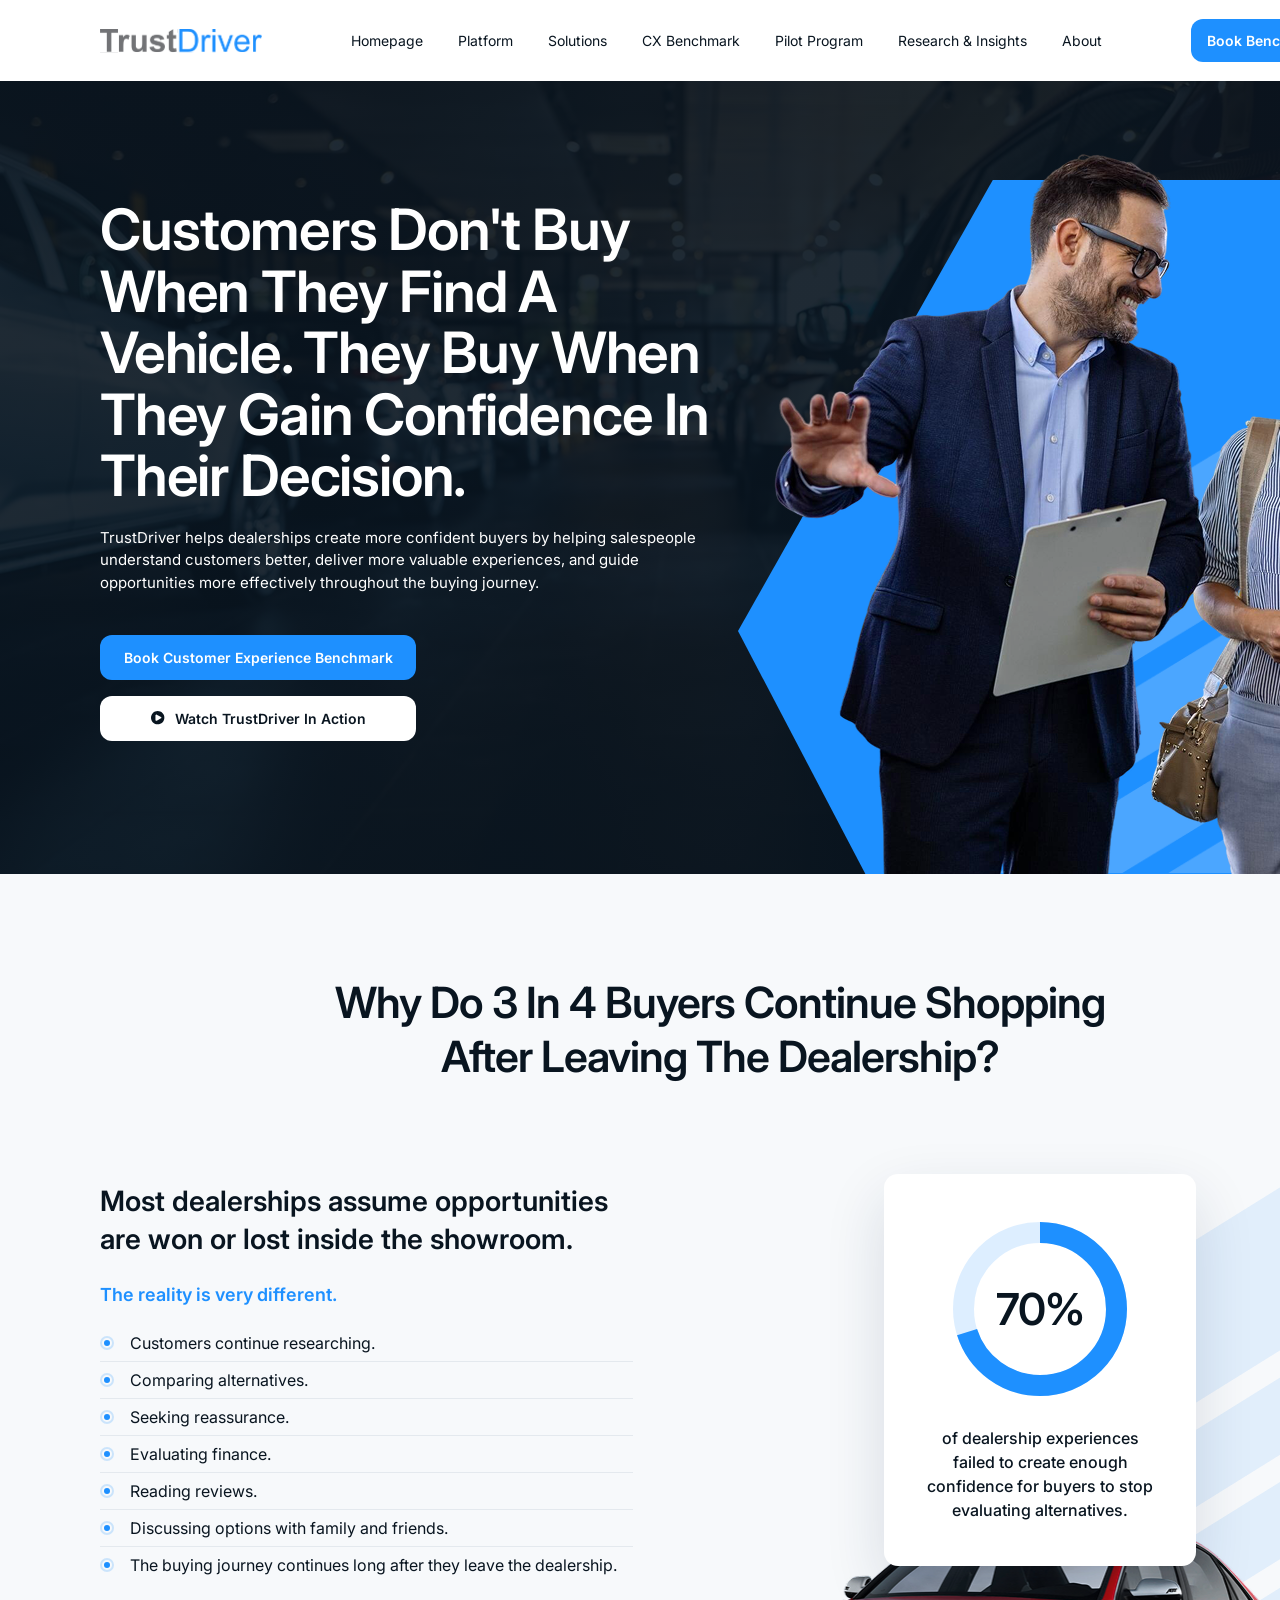
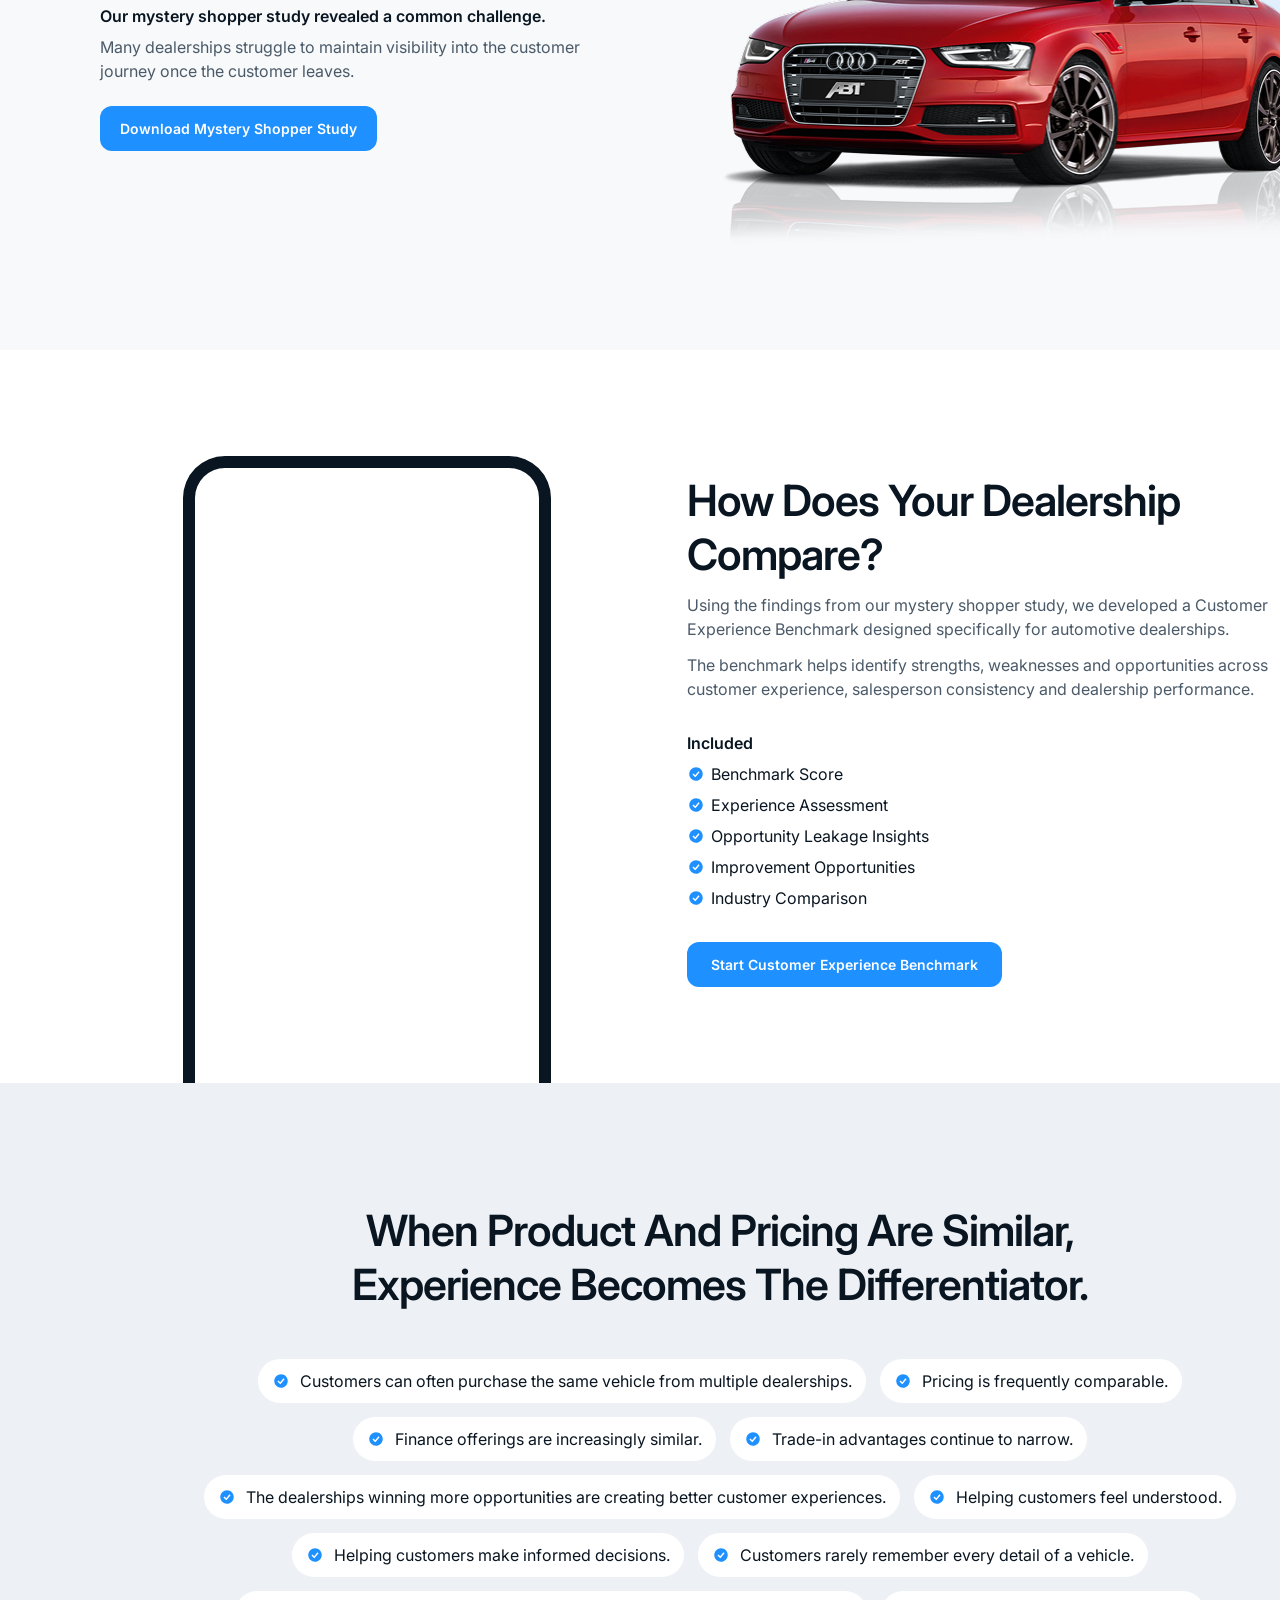
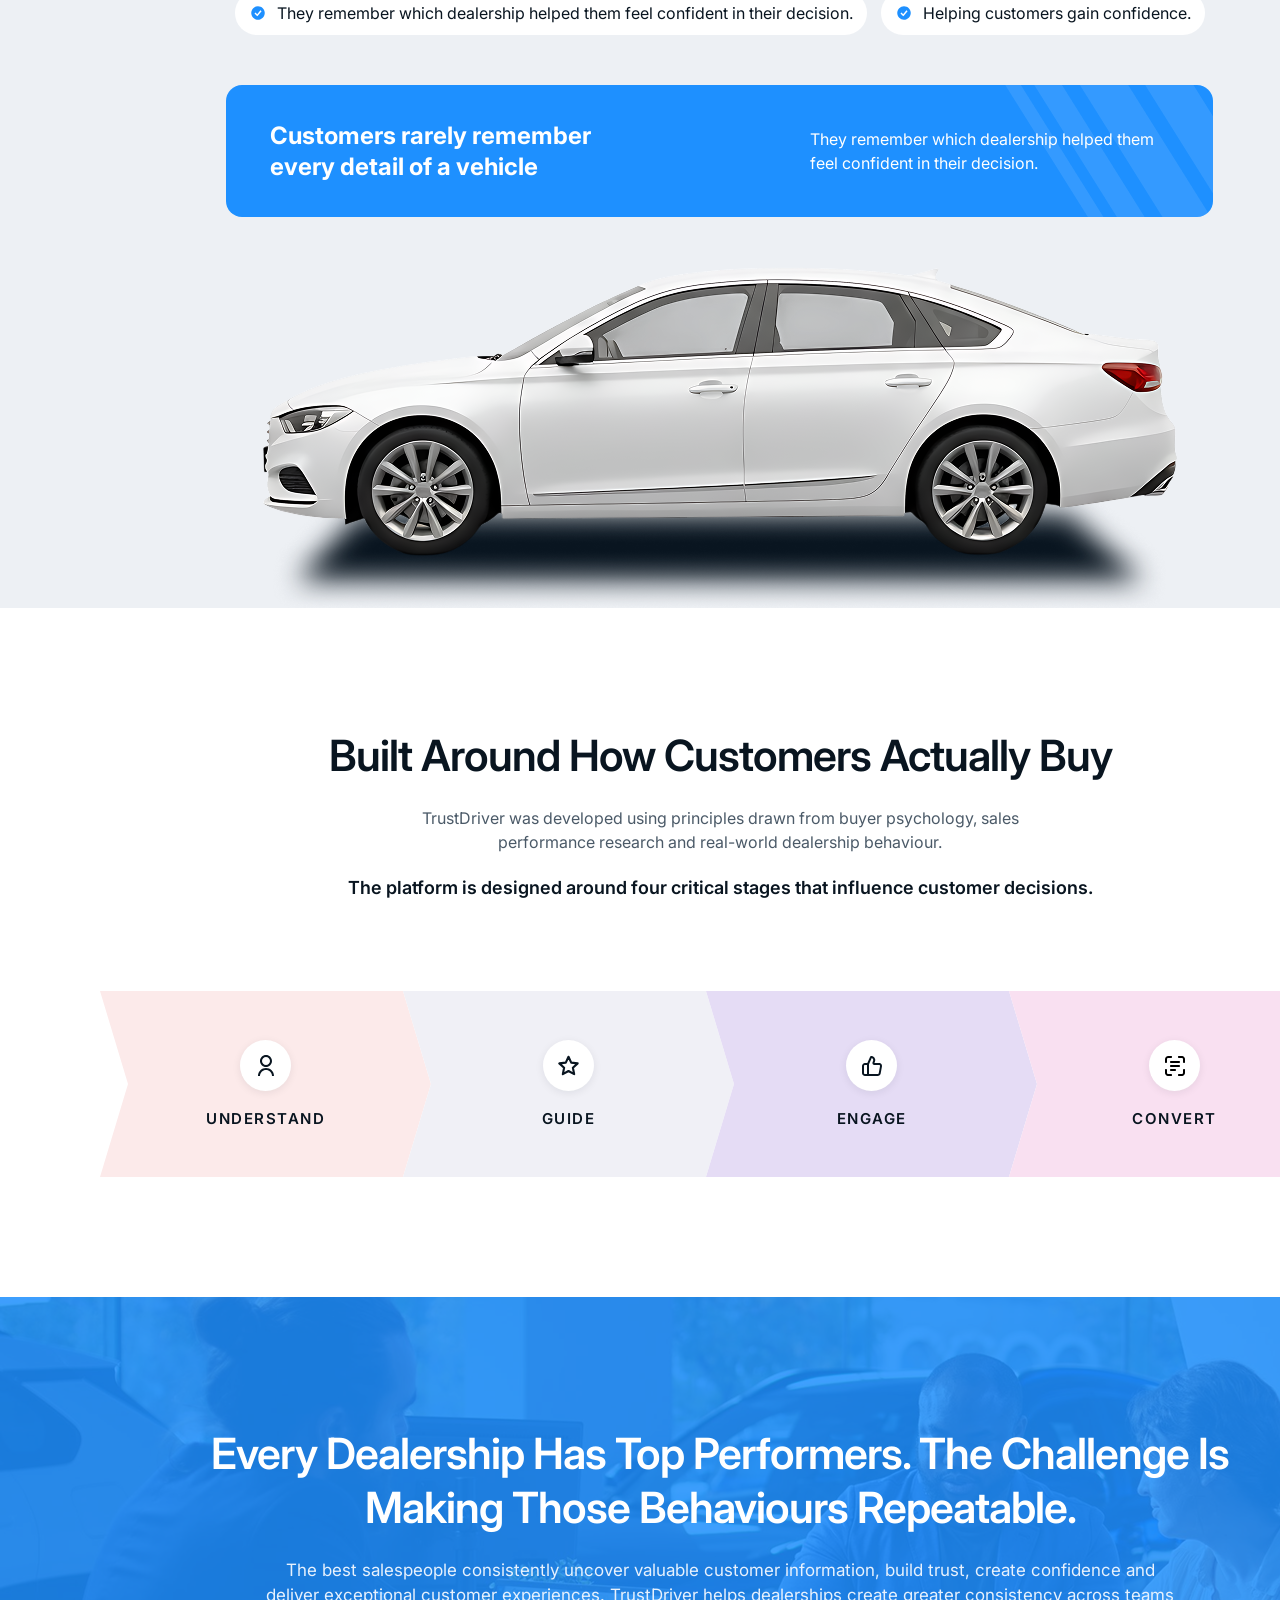
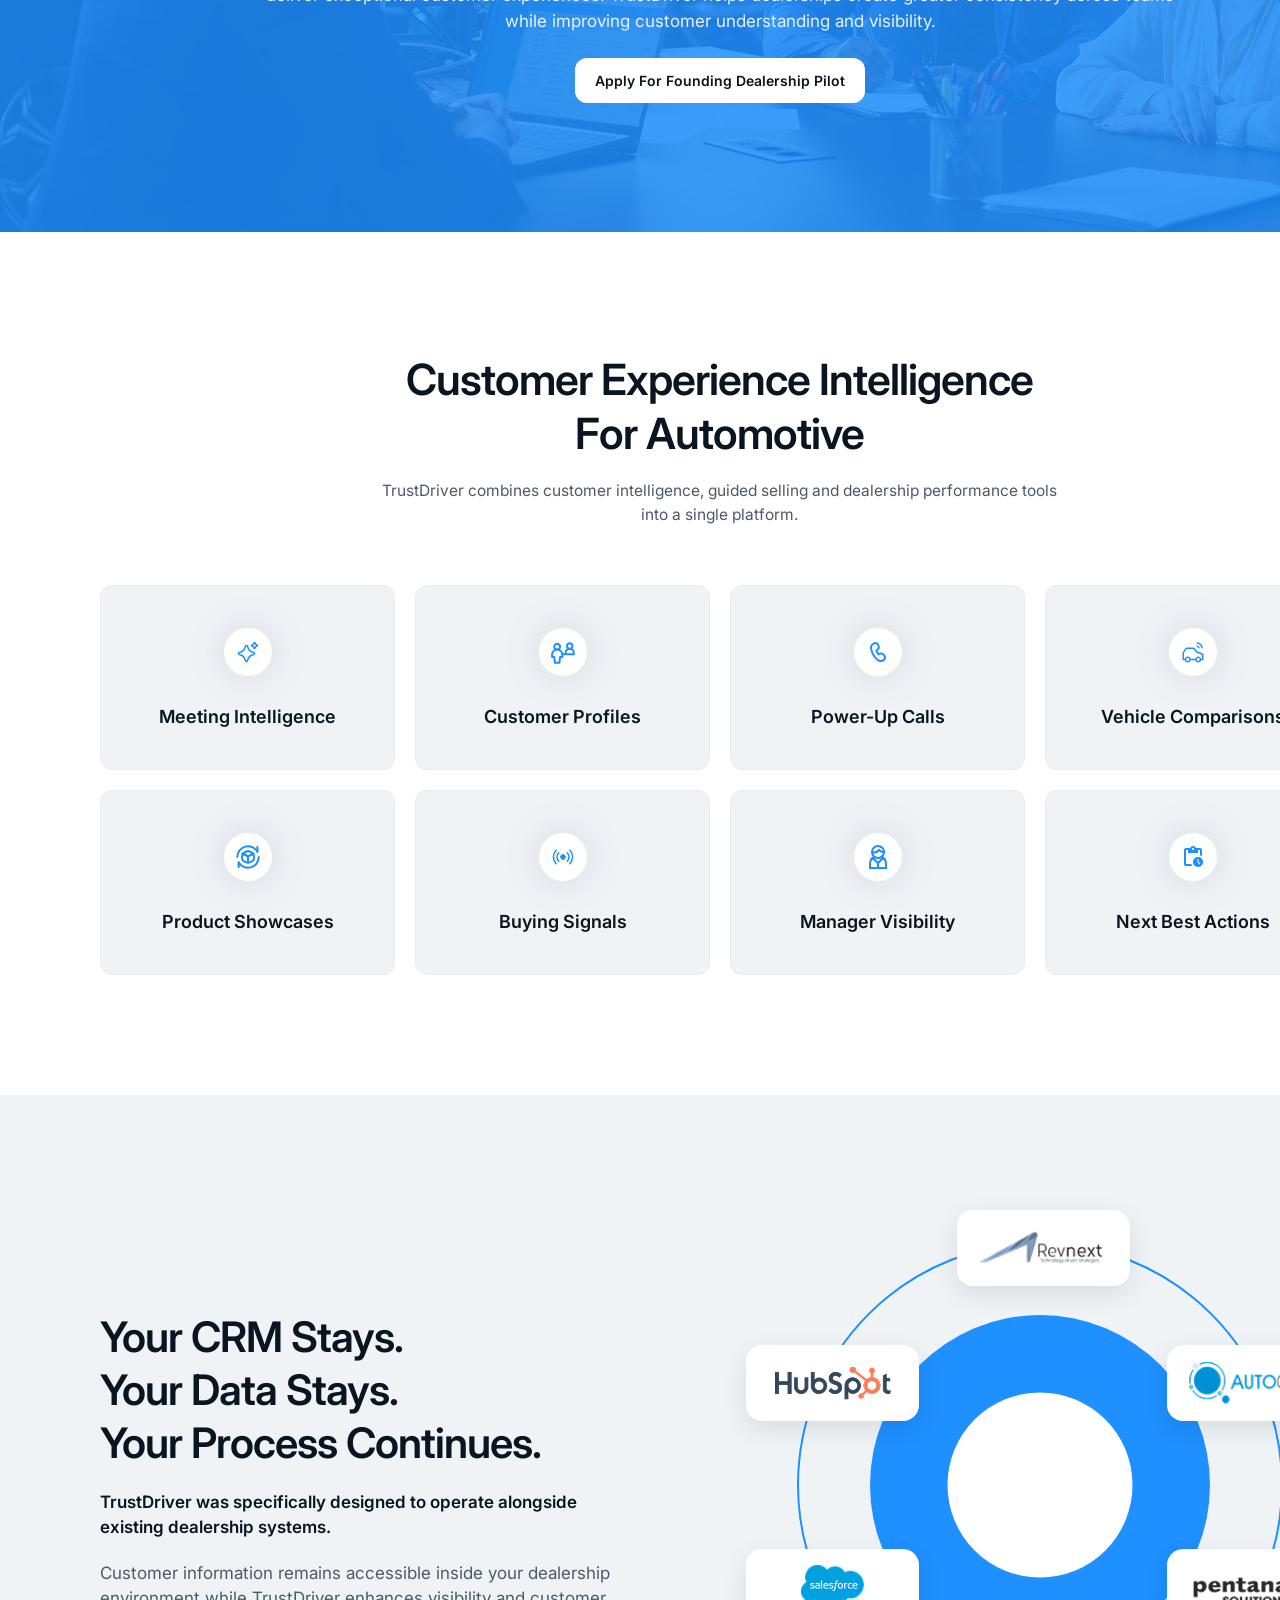
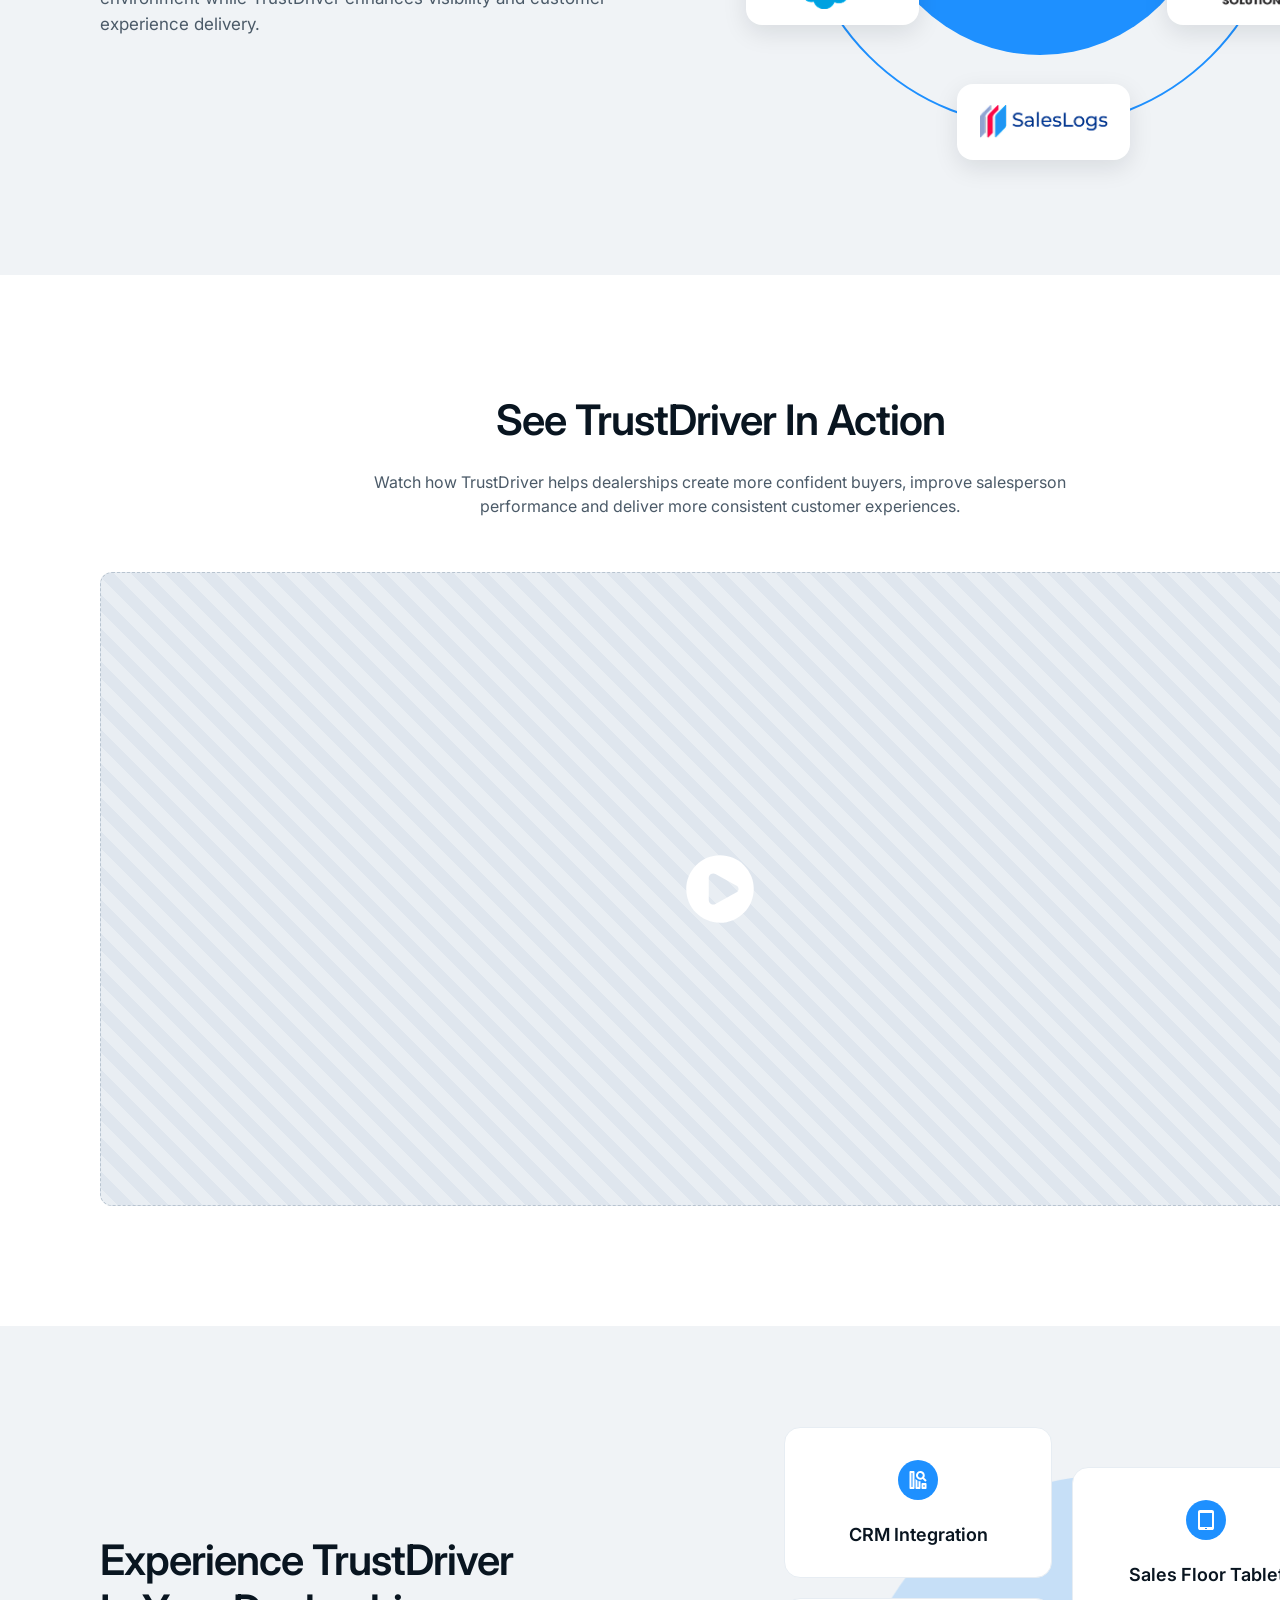
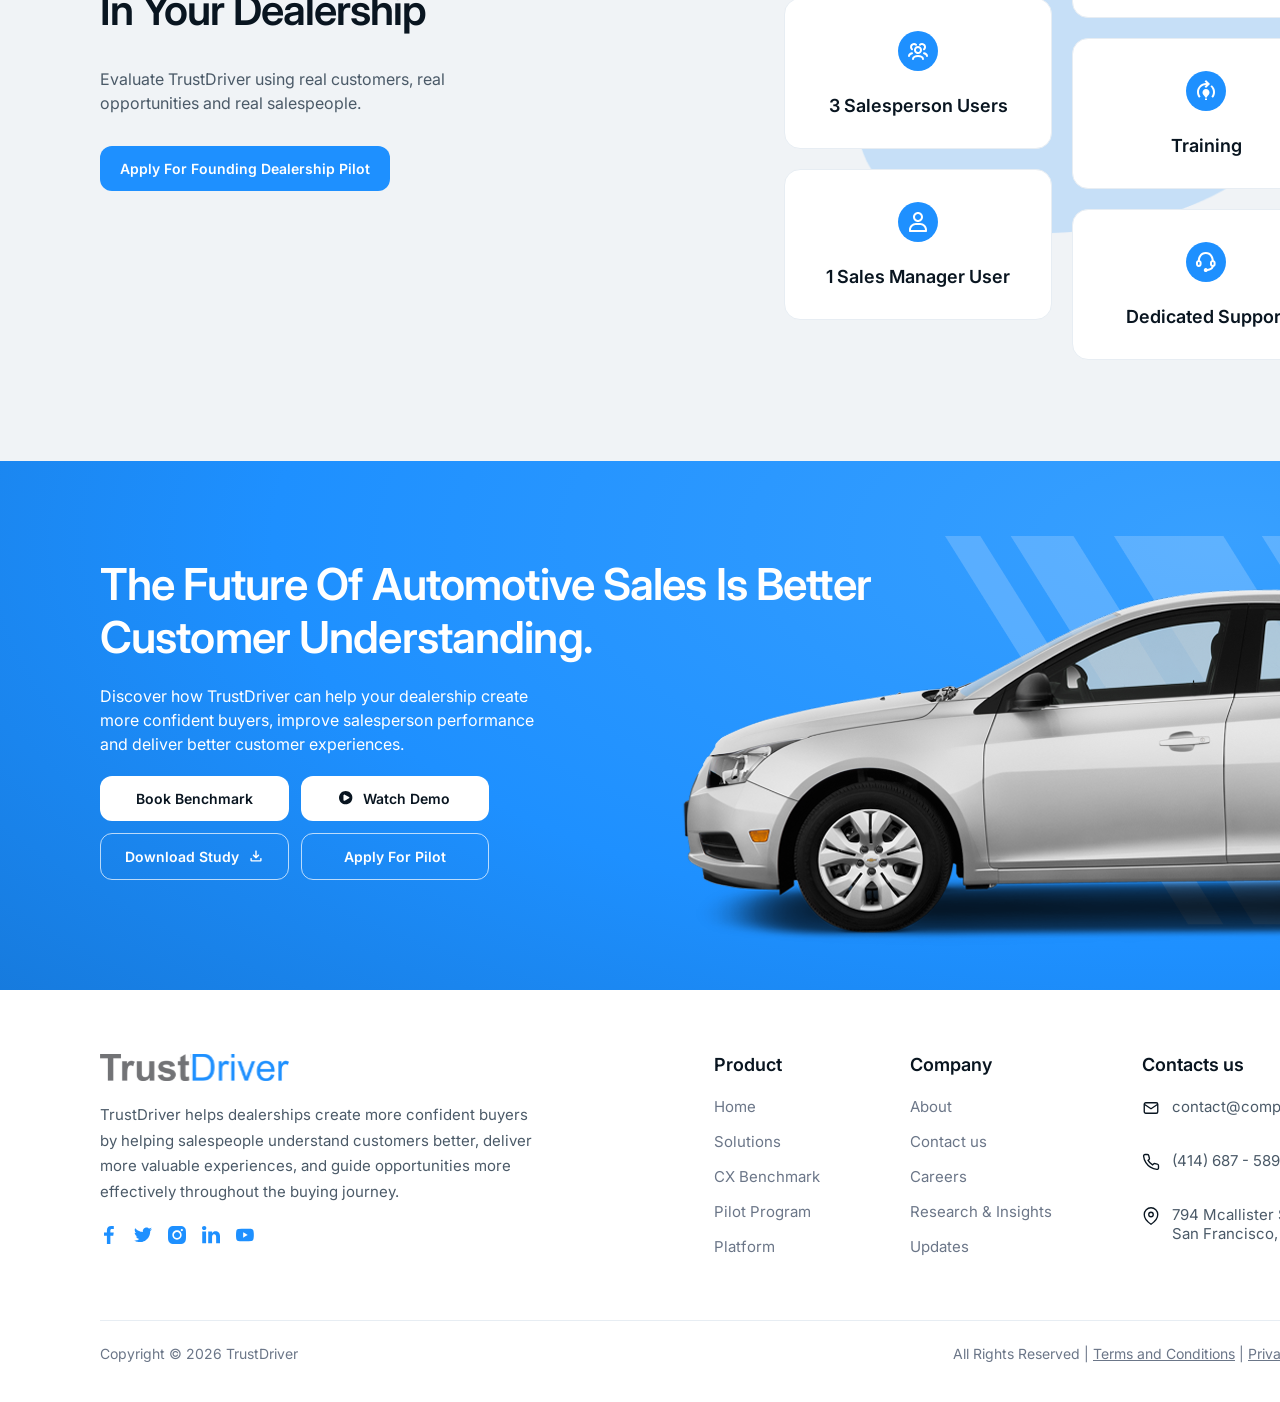
<file: site/index.html>
<!DOCTYPE html>
<html lang="en">
<head>
  <meta charset="UTF-8" />
  <meta name="viewport" content="width=1440" />
  <title>TrustDriver — Customer Experience Intelligence for Automotive Dealerships</title>
  <meta name="description" content="TrustDriver helps dealerships create more confident buyers by helping salespeople understand customers better, deliver more valuable experiences, and guide opportunities throughout the buying journey." />
  <link rel="canonical" href="https://trustdriver.com/" />

  <!-- Fonts: Google Sans substitutes -->
  <link rel="preconnect" href="https://fonts.googleapis.com" />
  <link rel="preconnect" href="https://fonts.gstatic.com" crossorigin />
  <link href="https://fonts.googleapis.com/css2?family=Inter:wght@400;500;600;700&family=Poppins:wght@400;500;600;700&display=swap" rel="stylesheet" />

  <link rel="stylesheet" href="css/styles.css?v=22" />
</head>
<body>
  <div class="page">

    <!-- ===================== NAV (1:12) — from partials/header.html ===================== -->
    <!-- @include:header -->
<header class="nav">
  <div class="nav__brand">
    <a href="index.html" class="nav__logo" aria-label="TrustDriver home">
      <img src="images/logo.svg" alt="TrustDriver" width="162" height="24">
    </a>
  </div>
  <nav class="nav__links" aria-label="Primary">
    <a href="#">Homepage</a>
    <a href="#">Platform</a>
    <a href="#">Solutions</a>
    <a href="#">CX Benchmark</a>
    <a href="#">Pilot Program</a>
    <a href="#">Research &amp; Insights</a>
    <a href="#">About</a>
  </nav>
  <a href="#" class="btn btn--primary-sm">Book Benchmark</a>
</header>
<!-- @endinclude:header -->

    <main>

    <!-- ===================== HERO (1:29) ===================== -->
    <section class="band hero">
      <div class="hero__bg"></div>
      <div class="hero__accent" aria-hidden="true">
        <img class="hero__stripe" src="images/Union-white.png" alt="" width="276" height="663">
      </div>
      <img class="hero__people" src="images/2consultants.png"
           alt="Two dealership sales consultants in suits walking with a customer holding car keys"
           width="981" height="793">
      <div class="hero__content">
        <div class="hero__copy">
          <h1>Customers Don't Buy When They Find A Vehicle. They Buy When They Gain Confidence In Their Decision.</h1>
          <p class="hero__sub">TrustDriver helps dealerships create more confident buyers by helping salespeople understand customers better, deliver more valuable experiences, and guide opportunities more effectively throughout the buying journey.</p>
        </div>
        <div class="hero__cta">
          <a href="#" class="btn btn--primary">Book Customer Experience Benchmark</a>
          <a href="#" class="btn btn--white">
            <img class="ico" src="images/watchtrustdriverinaction.svg" alt="" width="14" height="14">
            Watch TrustDriver In Action
          </a>
        </div>
      </div>
    </section>

    <!-- ============== WHY 3-IN-4 BUYERS (1:51) ============== -->
    <section class="band s-why">
      <img class="s-why__stripes" src="images/Union.png" alt="" aria-hidden="true" width="276" height="663" loading="lazy">
      <h2 class="h-section s-why__h">Why Do 3 In 4 Buyers Continue Shopping After Leaving The Dealership?</h2>

      <div class="s-why__left">
        <p class="s-why__lead">Most dealerships assume opportunities are won or lost inside the showroom.</p>
        <p class="s-why__reality">The reality is very different.</p>

        <div class="s-why__list">
          <div class="checkrow"><svg class="dot dot--ring" viewBox="0 0 14 14" aria-hidden="true"><circle class="dot__o" cx="7" cy="7" r="6"/><circle class="dot__i" cx="7" cy="7" r="3"/></svg>Customers continue researching.</div>
          <div class="divider"></div>
          <div class="checkrow"><svg class="dot dot--ring" viewBox="0 0 14 14" aria-hidden="true"><circle class="dot__o" cx="7" cy="7" r="6"/><circle class="dot__i" cx="7" cy="7" r="3"/></svg>Comparing alternatives.</div>
          <div class="divider"></div>
          <div class="checkrow"><svg class="dot dot--ring" viewBox="0 0 14 14" aria-hidden="true"><circle class="dot__o" cx="7" cy="7" r="6"/><circle class="dot__i" cx="7" cy="7" r="3"/></svg>Seeking reassurance.</div>
          <div class="divider"></div>
          <div class="checkrow"><svg class="dot dot--ring" viewBox="0 0 14 14" aria-hidden="true"><circle class="dot__o" cx="7" cy="7" r="6"/><circle class="dot__i" cx="7" cy="7" r="3"/></svg>Evaluating finance.</div>
          <div class="divider"></div>
          <div class="checkrow"><svg class="dot dot--ring" viewBox="0 0 14 14" aria-hidden="true"><circle class="dot__o" cx="7" cy="7" r="6"/><circle class="dot__i" cx="7" cy="7" r="3"/></svg>Reading reviews.</div>
          <div class="divider"></div>
          <div class="checkrow"><svg class="dot dot--ring" viewBox="0 0 14 14" aria-hidden="true"><circle class="dot__o" cx="7" cy="7" r="6"/><circle class="dot__i" cx="7" cy="7" r="3"/></svg>Discussing options with family and friends.</div>
          <div class="divider"></div>
          <div class="checkrow"><svg class="dot dot--ring" viewBox="0 0 14 14" aria-hidden="true"><circle class="dot__o" cx="7" cy="7" r="6"/><circle class="dot__i" cx="7" cy="7" r="3"/></svg>The buying journey continues long after they leave the dealership.</div>
        </div>

        <div class="s-why__note">
          <b>Our mystery shopper study revealed a common challenge.</b>
          <p>Many dealerships struggle to maintain visibility into the customer journey once the customer leaves.</p>
        </div>
        <a href="#" class="btn btn--primary s-why__btn">Download Mystery Shopper Study</a>
      </div>

      <img class="s-why__car" src="images/car-audi.png"
           alt="Red Audi sedan, representing a customer's vehicle leaving the dealership"
           width="643" height="345" loading="lazy">

      <div class="s-why__card">
        <div class="ring">
          <svg width="174" height="174" viewBox="0 0 174 174" aria-hidden="true">
            <circle cx="87" cy="87" r="76.5" fill="none" stroke="var(--accent)" stroke-width="21" opacity="0.15"/>
            <circle cx="87" cy="87" r="76.5" fill="none" stroke="var(--accent)" stroke-width="21"
                    stroke-dasharray="480.66" stroke-dashoffset="144.2"/>
          </svg>
          <span class="ring__num">70%</span>
        </div>
        <p>of dealership experiences failed to create enough confidence for buyers to stop evaluating alternatives.</p>
      </div>
    </section>

    <!-- ============== HOW DOES YOUR DEALERSHIP COMPARE (1:112) ============== -->
    <section class="band s-cmp">
      <div class="s-cmp__card"></div>
      <div class="s-cmp__right">
        <h2 class="h-section">How Does Your Dealership Compare?</h2>
        <p class="s-cmp__p">Using the findings from our mystery shopper study, we developed a Customer Experience Benchmark designed specifically for automotive dealerships.</p>
        <p class="s-cmp__p">The benchmark helps identify strengths, weaknesses and opportunities across customer experience, salesperson consistency and dealership performance.</p>
        <p class="s-cmp__incl">Included</p>
        <div class="s-cmp__list">
          <div class="featrow"><img class="chk" src="images/icons/check-fill.svg" alt="" width="18" height="18">Benchmark Score</div>
          <div class="featrow"><img class="chk" src="images/icons/check-fill.svg" alt="" width="18" height="18">Experience Assessment</div>
          <div class="featrow"><img class="chk" src="images/icons/check-fill.svg" alt="" width="18" height="18">Opportunity Leakage Insights</div>
          <div class="featrow"><img class="chk" src="images/icons/check-fill.svg" alt="" width="18" height="18">Improvement Opportunities</div>
          <div class="featrow"><img class="chk" src="images/icons/check-fill.svg" alt="" width="18" height="18">Industry Comparison</div>
        </div>
        <a href="#" class="btn btn--primary s-cmp__btn">Start Customer Experience Benchmark</a>
      </div>
    </section>

    <!-- ============== EXPERIENCE DIFFERENTIATOR (1:143) ============== -->
    <section class="band s-diff">
      <h2 class="h-section s-diff__h">When Product And Pricing Are Similar, Experience Becomes The Differentiator.</h2>

      <div class="s-diff__rows">
        <div class="line">
          <div class="featrow"><img class="chk" src="images/icons/check-fill.svg" alt="" width="18" height="18">Customers can often purchase the same vehicle from multiple dealerships.</div>
          <div class="featrow"><img class="chk" src="images/icons/check-fill.svg" alt="" width="18" height="18">Pricing is frequently comparable.</div>
        </div>
        <div class="line">
          <div class="featrow"><img class="chk" src="images/icons/check-fill.svg" alt="" width="18" height="18">Finance offerings are increasingly similar.</div>
          <div class="featrow"><img class="chk" src="images/icons/check-fill.svg" alt="" width="18" height="18">Trade-in advantages continue to narrow.</div>
        </div>
        <div class="line">
          <div class="featrow"><img class="chk" src="images/icons/check-fill.svg" alt="" width="18" height="18">The dealerships winning more opportunities are creating better customer experiences.</div>
          <div class="featrow"><img class="chk" src="images/icons/check-fill.svg" alt="" width="18" height="18">Helping customers feel understood.</div>
        </div>
        <div class="line">
          <div class="featrow"><img class="chk" src="images/icons/check-fill.svg" alt="" width="18" height="18">Helping customers make informed decisions.</div>
          <div class="featrow"><img class="chk" src="images/icons/check-fill.svg" alt="" width="18" height="18">Customers rarely remember every detail of a vehicle.</div>
        </div>
        <div class="line">
          <div class="featrow"><img class="chk" src="images/icons/check-fill.svg" alt="" width="18" height="18">They remember which dealership helped them feel confident in their decision.</div>
          <div class="featrow"><img class="chk" src="images/icons/check-fill.svg" alt="" width="18" height="18">Helping customers gain confidence.</div>
        </div>
      </div>

      <div class="s-diff__quote">
        <img class="s-diff__stripe" src="images/section4_stripe.png" alt="" width="220" height="132" aria-hidden="true" loading="lazy">
        <p>Customers rarely remember every detail of a vehicle</p>
        <p>They remember which dealership helped them feel confident in their decision.</p>
      </div>

      <img class="s-diff__shadow" src="images/car-shadow.png" alt="" width="908" height="128" aria-hidden="true" loading="lazy">
      <img class="s-diff__car" src="images/Standard-White-Car.png"
           alt="White sedan, side profile" width="916" height="289" loading="lazy">
    </section>

    <!-- ============== BUILT AROUND HOW CUSTOMERS BUY (1:198) ============== -->
    <section class="band s-stages">
      <div class="s-stages__head">
        <h2 class="h-section">Built Around How Customers Actually Buy</h2>
        <p class="s-stages__sub1">TrustDriver was developed using principles drawn from buyer psychology, sales performance research and real-world dealership behaviour.</p>
        <p class="s-stages__sub2">The platform is designed around four critical stages that influence customer decisions.</p>
      </div>
      <div class="s-stages__row">
        <div class="stage">
          <span class="stage__icon"><img src="images/icons/user-line.svg" alt="" width="24" height="24"></span>
          <span class="stage__label">Understand</span>
        </div>
        <div class="stage">
          <span class="stage__icon"><img src="images/icons/star-bold.svg" alt="" width="21" height="21"></span>
          <span class="stage__label">Guide</span>
        </div>
        <div class="stage">
          <span class="stage__icon"><img src="images/icons/thumbs-up.svg" alt="" width="24" height="24"></span>
          <span class="stage__label">Engage</span>
        </div>
        <div class="stage">
          <span class="stage__icon"><img src="images/icons/convert-to-text.svg" alt="" width="24" height="24"></span>
          <span class="stage__label">Convert</span>
        </div>
      </div>
    </section>

    <!-- ============== REPEATABLE BEHAVIOURS — dark CTA (1:232) ============== -->
    <section class="band s-repeat">
      <div class="s-repeat__bg"></div>
      <h2 class="h-section s-repeat__h">Every Dealership Has Top Performers. The Challenge Is Making Those Behaviours Repeatable.</h2>
      <p class="s-repeat__p">The best salespeople consistently uncover valuable customer information, build trust, create confidence and deliver exceptional customer experiences. TrustDriver helps dealerships create greater consistency across teams while improving customer understanding and visibility.</p>
      <a href="#" class="btn btn--white s-repeat__btn">Apply For Founding Dealership Pilot</a>
    </section>

    <!-- ============== CX INTELLIGENCE — feature grid (1:238) ============== -->
    <section class="band s-feat">
      <div class="s-feat__head">
        <h2 class="h-section">Customer Experience Intelligence For Automotive</h2>
        <p class="s-feat__p">TrustDriver combines customer intelligence, guided selling and dealership performance tools into a single platform.</p>
      </div>
      <div class="s-feat__grid">
        <div class="ftile"><span class="ftile__icon"><img src="images/icons/artificial-intelligence.svg" alt="" width="24" height="24"></span><span class="ftile__label">Meeting Intelligence</span></div>
        <div class="ftile"><span class="ftile__icon"><img src="images/icons/information-desk-customer.svg" alt="" width="24" height="24"></span><span class="ftile__label">Customer Profiles</span></div>
        <div class="ftile"><span class="ftile__icon"><img src="images/icons/call.svg" alt="" width="24" height="24"></span><span class="ftile__label">Power-Up Calls</span></div>
        <div class="ftile"><span class="ftile__icon"><img src="images/icons/vehicle-connected.svg" alt="" width="24" height="24"></span><span class="ftile__label">Vehicle Comparisons</span></div>
        <div class="ftile"><span class="ftile__icon"><img src="images/icons/production-belt-time.svg" alt="" width="24" height="24"></span><span class="ftile__label">Product Showcases</span></div>
        <div class="ftile"><span class="ftile__icon"><img src="images/icons/signal.svg" alt="" width="24" height="24"></span><span class="ftile__label">Buying Signals</span></div>
        <div class="ftile"><span class="ftile__icon"><img src="images/icons/user-manager.svg" alt="" width="24" height="24"></span><span class="ftile__label">Manager Visibility</span></div>
        <div class="ftile"><span class="ftile__icon"><img src="images/icons/pending-actions.svg" alt="" width="24" height="24"></span><span class="ftile__label">Next Best Actions</span></div>
      </div>
    </section>

    <!-- ============== YOUR CRM STAYS — integrations (1:294) ============== -->
    <section class="band s-crm">
      <div class="s-crm__left">
        <h2>Your CRM Stays.<br>Your Data Stays.<br>Your Process Continues.</h2>
        <p>TrustDriver was specifically designed to operate alongside existing dealership systems.</p>
        <p>Customer information remains accessible inside your dealership environment while TrustDriver enhances visibility and customer experience delivery.</p>
      </div>
      <div class="s-crm__orbit">
        <div class="s-crm__rings"><i></i><i></i><i></i></div>
        <div class="chip c1"><img src="images/logorevnext.png" alt="Revnext" width="143" height="48" loading="lazy"></div>
        <div class="chip c2"><img src="images/logoautogate.png" alt="Autogate" width="135" height="43" loading="lazy"></div>
        <div class="chip c3"><img src="images/logopentana.png" alt="Pentana Solutions" width="140" height="40" loading="lazy"></div>
        <div class="chip c4"><img src="images/logosaleslogs.png" alt="SalesLogs" width="135" height="36" loading="lazy"></div>
        <div class="chip c5"><img src="images/logosalesforce.png" alt="Salesforce" width="78" height="54" loading="lazy"></div>
        <div class="chip c6"><img src="images/logohubspot.png" alt="HubSpot" width="116" height="33" loading="lazy"></div>
      </div>
    </section>

    <!-- ============== SEE TRUSTDRIVER IN ACTION — video (1:327) ============== -->
    <section class="band s-video">
      <div class="s-video__head">
        <h2>See TrustDriver In Action</h2>
        <p>Watch how TrustDriver helps dealerships create more confident buyers, improve salesperson performance and deliver more consistent customer experiences.</p>
      </div>
      <div class="s-video__frame ph">
        <img class="s-video__play" src="images/icons/lets-icons_video-fill.svg" alt="Play video" width="90" height="90">
      </div>
    </section>

    <!-- ============== EXPERIENCE IN YOUR DEALERSHIP — pilot (1:335) ============== -->
    <section class="band s-pilot">
      <div class="s-pilot__blob"></div>
      <div class="s-pilot__left">
        <h2>Experience TrustDriver In Your Dealership</h2>
        <p>Evaluate TrustDriver using real customers, real opportunities and real salespeople.</p>
        <a href="#" class="btn btn--primary s-pilot__btn">Apply For Founding Dealership Pilot</a>
      </div>
      <div class="s-pilot__cards">
        <div class="pcol left">
          <div class="pcard"><span class="pcard__icon"><img src="images/icons/integrated-data-research.svg" alt="" width="24" height="24"></span><span class="pcard__label">CRM Integration</span></div>
          <div class="pcard"><span class="pcard__icon"><img src="images/icons/users-group.svg" alt="" width="24" height="24"></span><span class="pcard__label">3 Salesperson Users</span></div>
          <div class="pcard"><span class="pcard__icon"><img src="images/icons/user.svg" alt="" width="24" height="24"></span><span class="pcard__label">1 Sales Manager User</span></div>
        </div>
        <div class="pcol right">
          <div class="pcard"><span class="pcard__icon"><img src="images/icons/tablet.svg" alt="" width="24" height="24"></span><span class="pcard__label">Sales Floor Tablet</span></div>
          <div class="pcard"><span class="pcard__icon"><img src="images/icons/model-training.svg" alt="" width="24" height="24"></span><span class="pcard__label">Training</span></div>
          <div class="pcard"><span class="pcard__icon"><img src="images/icons/support.svg" alt="" width="24" height="24"></span><span class="pcard__label">Dedicated Support</span></div>
        </div>
      </div>
    </section>

    <!-- ============== CTA (symbol 1:378) — copy approximated from render ============== -->
    <section class="band s-cta">
      <div class="s-cta__bg"></div>
      <div class="s-cta__left">
        <h2>The Future Of Automotive Sales Is Better Customer Understanding.</h2>
        <p>Discover how TrustDriver can help your dealership create more confident buyers, improve salesperson performance and deliver better customer experiences.</p>
        <div class="s-cta__btns">
          <a href="#" class="btn btn--white">Book Benchmark</a>
          <a href="#" class="btn btn--white"><img class="ico" src="images/watchtrustdriverinaction.svg" alt="" width="14" height="14">Watch Demo</a>
          <a href="#" class="btn btn--ghost">Download Study<img class="ico" src="images/icons/download.svg" alt="" width="14" height="14"></a>
          <a href="#" class="btn btn--ghost">Apply For Pilot</a>
        </div>
      </div>
      <img class="s-cta__stripe" src="images/sec9stripe.png" alt="" width="495" height="389" aria-hidden="true" loading="lazy">
      <img class="s-cta__car" src="images/sec9car.png" alt="Silver sedan, side profile" width="783" height="529" loading="lazy">
    </section>

    </main>

    <!-- ============== FOOTER — from partials/footer.html ============== -->
    <!-- @include:footer -->
<footer class="s-footer">
  <div class="foot__top">
    <div class="foot__brand">
      <a href="index.html" aria-label="TrustDriver home"><img class="foot__logo" src="images/logo.svg" alt="TrustDriver" width="197" height="28"></a>
      <p>TrustDriver helps dealerships create more confident buyers by helping salespeople understand customers better, deliver more valuable experiences, and guide opportunities more effectively throughout the buying journey.</p>
      <div class="foot__social">
        <a href="#" aria-label="TrustDriver on Facebook"><img src="images/icons/social-facebook.svg" alt="" width="18" height="18"></a>
        <a href="#" aria-label="TrustDriver on Twitter"><img src="images/icons/social-twitter.svg" alt="" width="18" height="18"></a>
        <a href="#" aria-label="TrustDriver on Instagram"><img src="images/icons/social-instagram.svg" alt="" width="18" height="18"></a>
        <a href="#" aria-label="TrustDriver on LinkedIn"><img src="images/icons/social-linkedin.svg" alt="" width="18" height="18"></a>
        <a href="#" aria-label="TrustDriver on YouTube"><img src="images/icons/social-youtube.svg" alt="" width="18" height="18"></a>
      </div>
    </div>
    <div class="foot__cols">
      <nav class="foot__col" aria-label="Product">
        <h4>Product</h4>
        <a href="#">Home</a>
        <a href="#">Solutions</a>
        <a href="#">CX Benchmark</a>
        <a href="#">Pilot Program</a>
        <a href="#">Platform</a>
      </nav>
      <nav class="foot__col" aria-label="Company">
        <h4>Company</h4>
        <a href="#">About</a>
        <a href="#">Contact us</a>
        <a href="#">Careers</a>
        <a href="#">Research &amp; Insights</a>
        <a href="#">Updates</a>
      </nav>
      <div class="foot__col">
        <h4>Contacts us</h4>
        <div class="foot__contact">
          <a class="row" href="mailto:contact@company.com">
            <svg viewBox="0 0 24 24" fill="none" stroke="currentColor" stroke-width="1.8" aria-hidden="true"><rect x="3" y="5" width="18" height="14" rx="2"/><path d="m3 7 9 6 9-6"/></svg>
            contact@company.com
          </a>
          <a class="row" href="tel:+14146875892">
            <svg viewBox="0 0 24 24" fill="none" stroke="currentColor" stroke-width="1.8" aria-hidden="true"><path d="M22 16.92v3a2 2 0 0 1-2.18 2 19.79 19.79 0 0 1-8.63-3.07 19.5 19.5 0 0 1-6-6 19.79 19.79 0 0 1-3.07-8.67A2 2 0 0 1 4.11 2h3a2 2 0 0 1 2 1.72c.13.96.36 1.9.7 2.81a2 2 0 0 1-.45 2.11L8.09 9.91a16 16 0 0 0 6 6l1.27-1.27a2 2 0 0 1 2.11-.45c.91.34 1.85.57 2.81.7A2 2 0 0 1 22 16.92z"/></svg>
            (414) 687 - 5892
          </a>
          <div class="row">
            <svg viewBox="0 0 24 24" fill="none" stroke="currentColor" stroke-width="1.8" aria-hidden="true"><path d="M21 10c0 7-9 13-9 13s-9-6-9-13a9 9 0 0 1 18 0z"/><circle cx="12" cy="10" r="3"/></svg>
            <span>794 Mcallister St<br>San Francisco, 94102</span>
          </div>
        </div>
      </div>
    </div>
  </div>
  <div class="foot__bar">
    <span>Copyright &copy; 2026 TrustDriver</span>
    <span>All Rights Reserved | <a href="#">Terms and Conditions</a> | <a href="#">Privacy Policy</a></span>
  </div>
</footer>
<!-- @endinclude:footer -->
  </div>
</body>
</html>
</file>
<file: site/css/styles.css>
/* ============================================================
   TrustDriver homepage — translated from Figma "homepage"
   (file MA1InEujxSwj80XmySI9iT). Fixed 1440px canvas, exact
   Figma coordinates for pixel-faithful alignment.
   Fonts: Figma uses "Google Sans" (not on Google Fonts) —
   Poppins (headings) + Inter (body) are the closest free
   substitutes loaded from Google Fonts.
   ============================================================ */

:root {
  --accent: #1e90ff;       /* primary blue (CTAs, brand) */
  --ink: #091520;          /* near-black text */
  --white: #ffffff;
  --hero-overlay: rgba(9, 21, 32, 0.91);
  --page-w: 1440px;
  --font-head: "Google Sans", "Inter", system-ui, sans-serif;
  --font-body: "Google Sans", "Inter", system-ui, sans-serif;
}

* { box-sizing: border-box; }

html, body {
  margin: 0;
  padding: 0;
  background: #ffffff;
  color: var(--ink);
  font-family: var(--font-body);
  -webkit-font-smoothing: antialiased;
  text-rendering: optimizeLegibility;
}

p { margin: 0; }

/* Fixed-width canvas centered in the viewport, mirroring the
   1440px Figma frame. Each <section> is a positioned band whose
   children are absolutely placed at their exact Figma coords. */
.page {
  width: var(--page-w);
  margin: 0 auto;
  position: relative;
  overflow: hidden;
}

.band {
  position: relative;
  width: var(--page-w);
}

/* Absolutely-positioned helper — children read like Figma layers */
.abs { position: absolute; }

/* Image placeholders: visible boxes at the exact Figma footprint
   so layout is correct before real assets drop in. */
.ph {
  background:
    repeating-linear-gradient(45deg, #e9eef3 0 12px, #dfe6ee 12px 24px);
  border: 1px dashed #b8c4d0;
  color: #6b7a89;
  font: 600 12px/1.4 var(--font-body);
  display: flex;
  align-items: center;
  justify-content: center;
  text-align: center;
  border-radius: 8px;
}
.ph--dark {
  background:
    repeating-linear-gradient(45deg, #16222f 0 12px, #1b2a39 12px 24px);
  border-color: #2c3e50;
  color: #8aa0b4;
}

/* Buttons ----------------------------------------------------- */
.btn {
  display: inline-flex;
  align-items: center;
  justify-content: center;
  gap: 10px;
  border: none;
  border-radius: 12px;
  font: 600 14px/1.5 var(--font-head);
  cursor: pointer;
  text-decoration: none;
  white-space: nowrap;
}
.btn--primary { background: var(--accent); color: #fff; padding: 12px 20px; }
.btn--white   { background: #fff; color: var(--ink); padding: 12px 20px; }
.btn--primary-sm { background: var(--accent); color: #fff; padding: 11px 16px; }

/* ============================================================
   NAV  (node 1:12)
   ============================================================ */
.nav {
  position: sticky;
  top: 0;
  z-index: 50;
  width: var(--page-w);
  height: 81px;
  background: #fff;
  display: flex;
  align-items: center;
  justify-content: space-between;
  padding: 18px 100px;
}
.nav__brand { display: flex; align-items: center; }
.nav__logo { display: inline-flex; align-items: center; }
.nav__logo img { display: block; height: 24px; width: auto; }
.nav__links {
  display: flex;
  gap: 35px;
  align-items: center;
  font-family: var(--font-body);
  font-size: 14px;
  line-height: 1.5;
  color: var(--ink);
  white-space: nowrap;
}
.nav__links a { color: inherit; text-decoration: none; }
.nav__links a:hover { color: var(--accent); }

/* ============================================================
   HERO  (node 1:29)  — band height 793, starts under nav
   ============================================================ */
.hero { height: 793px; background: #0b1a28; overflow: hidden; }
.hero__bg {
  position: absolute;
  inset: 0;
  /* Figma fill stack: #091520 @ 91% over Rectangle650 image */
  background: linear-gradient(var(--hero-overlay), var(--hero-overlay)),
              url("../images/Rectangle650.png") center / cover no-repeat;
}
/* right-side blue angled accent + cut-out people photo */
.hero__accent {
  position: absolute;
  left: 738px;          /* Figma Vector 12 */
  top: 98.5px;
  width: 708.56px;
  height: 694.76px;
  z-index: 1;
  background: var(--accent);
  /* 5-pt shape: flat top, full right, bottom edge, left point */
  clip-path: polygon(36% 0, 100% 0, 100% 100%, 18% 100%, 0 65%);
}
/* Union 2 — white stripe artwork, clipped to the polygon by the parent */
.hero__stripe {
  position: absolute;
  left: 218px;
  top: 263px;
  width: 276px;
  height: 430px;
  opacity: 0.2;
}
.hero__people {
  position: absolute;
  left: 459px;   /* right edge lands at the 1440 canvas edge */
  top: 0;
  width: 981px;
  height: 793px;
  z-index: 1;
}
.hero__content {
  position: absolute;
  left: 100px;
  top: 118px;
  width: 596px;
  display: flex;
  flex-direction: column;
  gap: 36px;
  z-index: 2;
}
.hero__copy { display: flex; flex-direction: column; gap: 20px; color: #fff; }
.hero h1 {
  margin: 0;
  width: 647px;   /* design: heading bleeds past the 596px content column */
  font-family: var(--font-head);
  font-weight: 600;
  font-size: 57px;
  line-height: 1.08;
  letter-spacing: -1.18px;
}
.hero__sub { 
  width: 596px;
  height: 72px;
  font-style: normal;
  font-weight: 400;
  font-size: 15px;
  line-height: 150%;
  color: #FFFFFF;
  flex: none;
  order: 1;
  align-self: stretch;
  flex-grow: 0;
}

.hero__cta { display: flex; flex-direction: column; gap: 16px; align-items: flex-start; }
/* Figma: both CTAs share the 316 width; tighter padding fits the longer label */
.hero__cta .btn { width: 316px; padding-left: 16px; padding-right: 16px; }
.ico { width: 14px; height: 14px; display: inline-block; }


/* Shared section heading (the big centered H2s) */
.h-section {
  font-family: var(--font-head);
  font-weight: 600;
  font-size: 43px;
  line-height: 1.26;
  letter-spacing: -1px;
  color: var(--ink);
  margin: 0;
}

/* Check / bullet rows shared across sections */
.checkrow { display: flex; align-items: center; gap: 16px; font-size: 16px; line-height: 1.5; }
.checkrow .dot {
  width: 14px; height: 14px; flex: 0 0 14px;
  color: var(--accent);
}
/* Concentric "target" bullet */
.dot--ring .dot__o {                              /* Ellipse 145: faint outer ring */
  fill: none; stroke: var(--accent); stroke-width: 2; opacity: 0.2;
}
.dot--ring .dot__i { fill: var(--accent); }       /* Ellipse 144: solid 6px center */

/* ============================================================
   WHY 3-IN-4 BUYERS  (node 1:51)  — band 1076
   ============================================================ */
.s-why { position: relative; height: 1076px; background: #f7f9fb; overflow: hidden; }
.s-why__stripes {
  position: absolute; top: 18.5%; right: -24px; width: 276px; height: auto; z-index: 0;
}

.s-why__h { position: absolute; left: 297px; top: 101px; width: 845px; text-align: center; }
.s-why__left {
  position: absolute; left: 100px; top: 308px; width: 533px;
  display: flex; flex-direction: column; gap: 23px;
}
.s-why__lead { font-family: var(--font-head); font-weight: 600; font-size: 28px; line-height: 1.36; color: var(--ink); }
.s-why__reality {
  font-family: var(--font-body); font-weight: 600; font-size: 18px; line-height: 1.5;
  color: var(--accent);
}

.s-why__list { display: flex; flex-direction: column; }
.s-why__list .checkrow { padding: 0 0 6px; }
.s-why__list .divider { height: 1px; background: #e4e9ee; margin: 0 0 6px; }
.s-why__note b { font-weight: 600; font-size: 16px; }
.s-why__note p { margin-top: 9px; font-size: 16px; line-height: 1.5; color: #4b5a68; }
.s-why__btn { align-self: flex-start; }

.s-why__card {
  position: absolute; left: 884px; top: 300px; width: 312px; z-index: 2;
  background: #fff; border-radius: 14px; padding: 48px 36px 44px;
  box-shadow: 0 24px 60px rgba(20, 40, 80, .14);
  text-align: center;
}
.ring { position: relative; width: 174px; height: 174px; margin: 0 auto; }
.ring svg { transform: rotate(-90deg); }
.ring__num {
  position: absolute; inset: 0; display: flex; align-items: center; justify-content: center;
  font-family: var(--font-head); font-weight: 600; font-size: 44px; line-height: 1.2;
  letter-spacing: -0.02em; color: var(--ink);
}
.s-why__card p { margin-top: 30px; font-weight: 500; font-size: 16px; line-height: 1.5; color: var(--ink); }
.s-why__car {
  position: absolute; left: 690px; top: 635px; width: 643px; height: 345px; z-index: 1;
}

/* check-fill rows (24px icon) shared by benchmark / pilot lists */
.featrow { display: flex; align-items: center; gap: 6px; font-size: 16px; line-height: 1.5; color: var(--ink); }
.featrow .chk { width: 24px; height: 24px; flex: 0 0 24px; color: var(--accent); }
.featrow img.chk { width: 18px; height: 18px; flex: 0 0 18px; }

/* ============================================================
   HOW DOES YOUR DEALERSHIP COMPARE  (node 1:112) — band 733
   ============================================================ */
.s-cmp { height: 733px; background: #fff; }
.s-cmp__card {
  position: absolute; left: 183px; top: 106px; width: 368px; height: 654px;
  background: #fff;
  border: 12px solid var(--ink);          /* Figma stroke #091520, inside */
  border-radius: 42px 42px 10px 10px;      /* TL TR BR BL — Figma 42/42/10/10 */
  display: flex; align-items: center; justify-content: center;
  text-align: center; color: #b8c4d0; font: 600 13px var(--font-body);
}
.s-cmp__right { position: absolute; left: 687px; top: 123px; width: 594px; }
.s-cmp__right .h-section { width: 594px; }
.s-cmp__p { margin-top: 12px; font-size: 16px; line-height: 1.5; color: #4b5a68; }
.s-cmp__incl { margin-top: 32px; font-family: var(--font-head); font-weight: 600; font-size: 16px; color: var(--ink); }
.s-cmp__list { margin-top: 9px; display: flex; flex-direction: column; gap: 7px; }
.s-cmp__btn { margin-top: 32px; width: 315px; }

/* ============================================================
   EXPERIENCE DIFFERENTIATOR  (node 1:143) — band 1125
   ============================================================ */
.s-diff { height: 1125px; background: #edf0f4; }   /* Figma: light cool-gray band */
.s-diff__h { position: absolute; left: 282px; top: 120px; width: 875px; text-align: center; }
.s-diff__rows {
  position: absolute; left: 131px; top: 276px; width: 1178px;
  display: flex; flex-direction: column; align-items: center; gap: 14px;
}
.s-diff__rows .line { display: flex; justify-content: center; gap: 14px; }
.s-diff__rows .featrow { background: #fff; border-radius: 10000px; padding: 10px 14px; gap: 10px; }
.s-diff__quote {
  position: absolute; left: 226px; top: 602px; width: 987px; height: 132px;
  background: var(--accent); border-radius: 16px; color: #fff; overflow: hidden;
  display: flex; align-items: center; padding: 0 44px; gap: 200px;
}
.s-diff__quote p { position: relative; z-index: 1; }   /* keep text above the stripe */
.s-diff__quote p:first-of-type { font-family: var(--font-head); font-weight: 700; font-size: 24px; line-height: 1.3; width: 360px; }
.s-diff__quote p:last-of-type { font-size: 16px; line-height: 1.5; width: 380px; }
.s-diff__stripe { position: absolute; right: 0; top: 0; width: 220px; height: 132px; z-index: 0; }
.s-diff__shadow { position: absolute; left: 266px; top: 1000px; width: 908px; height: 128px; z-index: 0; }
.s-diff__car { position: absolute; left: 262px; top: 784px; width: 916px; height: 289px; z-index: 1; }

/* ============================================================
   BUILT AROUND HOW CUSTOMERS BUY — 4 stages (node 1:198) — 689
   ============================================================ */
.s-stages { height: 689px; background: #fff; }
.s-stages__head { position: absolute; left: 100px; top: 120px; width: 1240px; text-align: center; }
.s-stages__head .h-section { width: 1240px; }
.s-stages__sub1 { margin: 24px auto 0; width: 634px; font-size: 16px; line-height: 1.5; color: #4b5a68; }
.s-stages__sub2 { margin: 20px auto 0; width: 1240px; font-size: 18px; line-height: 1.6; font-weight: 600; color: var(--ink); }
.s-stages__row { position: absolute; left: 100px; top: 383px; width: 1240px; height: 186px; display: flex; }
.stage {
  width: 331px; height: 186px; margin-left: -28px;
  background: #fceaea;
  clip-path: polygon(0 0, calc(100% - 28px) 0, 100% 50%, calc(100% - 28px) 100%, 0 100%, 28px 50%);
  display: flex; flex-direction: column; align-items: center; justify-content: center; gap: 18px;
}
.stage:first-child { margin-left: 0; }
.stage:nth-child(2) { background: #f0f0f6; }
.stage:nth-child(3) { background: #e5dcf5; }
.stage:nth-child(4) { background: #f9e0f1; }
.stage__icon {
  width: 51px; height: 51px; border-radius: 50%;
  background: #fff; box-shadow: 0 2px 8px rgba(9, 21, 32, 0.08);
  display: flex; align-items: center; justify-content: center;
}
.stage__icon svg { width: 20px; height: 20px; }
.stage__icon img, .ftile__icon img, .pcard__icon img { display: block; }
.stage__label { font-family: var(--font-head); font-weight: 600; font-size: 15px; letter-spacing: 1.5px; text-transform: uppercase; color: var(--ink); }

/* ============================================================
   REPEATABLE BEHAVIOURS — dark CTA band (node 1:232) — 535
   ============================================================ */
.s-repeat {
  height: 535px; background: var(--accent); overflow: hidden;
  display: flex; flex-direction: column; align-items: center; justify-content: center;
  gap: 24px; text-align: center;
}
.s-repeat__bg {
  position: absolute; inset: 0; width: 1440px; height: 535px;
  background: url("../images/sec5bg.png") center / cover no-repeat;
}
.s-repeat__h { position: relative; width: 1030px; color: #fff; margin: 0; }
.s-repeat__p { position: relative; width: 926px; color: #e7f1fd; font-size: 17px; line-height: 1.5; }
.s-repeat__btn { position: relative; }

/* ============================================================
   CX INTELLIGENCE — feature grid (node 1:238) — 863
   ============================================================ */
.s-feat { height: 863px; background: #fff; }
.s-feat__head { position: absolute; left: 374px; top: 120px; width: 691px; text-align: center; }
.s-feat__head .h-section { width: 691px; }
.s-feat__p { margin-top: 19px; font-size: 15.5px; line-height: 1.5; color: #4b5a68; }
.s-feat__grid {
  position: absolute; left: 100px; top: 353px; width: 1240px;
  display: grid; grid-template-columns: repeat(4, 295px); gap: 20px;
}
.ftile {
  height: 185px; border: 1px solid #e7edf3; border-radius: 12px;
  display: flex; flex-direction: column; align-items: center; justify-content: center; gap: 30px;
  background: #F0F3F6;
}
.ftile__icon {
  width: 48px; height: 48px; padding: 8px; border-radius: 47px;
  background: #fff; color: var(--accent);
  box-shadow: 0 0 40.5px rgba(9, 52, 93, 0.14);   /* Figma: soft even glow */
  display: flex; align-items: center; justify-content: center;
}
.ftile__icon svg { width: 24px; height: 24px; }
.ftile__label { font-family: var(--font-head); font-weight: 600; font-size: 18px; color: var(--ink); }

/* ============================================================
   YOUR CRM STAYS — integrations orbit (node 1:294) — 780
   ============================================================ */
.s-crm { height: 780px; background: #F0F3F6; }
.s-crm__left { position: absolute; left: 100px; top: 216px; width: 581px; }
.s-crm__left h2 { width: 483px; margin: 0; font-family: var(--font-head); font-weight: 600; font-size: 42px; line-height: 1.26; letter-spacing: -1px; color: var(--ink); }
.s-crm__left p { margin-top: 20px; font-size: 17px; line-height: 1.5; color: #4b5a68; width: 519px; }
.s-crm__left p:first-of-type { font-weight: 600; color: var(--ink); }   /* intro line is bold */
.s-crm__orbit { position: absolute; left: 746px; top: 115px; width: 594px; height: 550px; }
.s-crm__rings { position: absolute; left: 51px; top: 32px; width: 486px; height: 486px; }
.s-crm__rings i { position: absolute; border: 1px solid #e2e9f0; border-radius: 50%; left: 50%; top: 50%; transform: translate(-50%, -50%); }
.s-crm__rings i:nth-child(1) { width: 486px; height: 486px; border-width: 2px; border-color: #1E90FF; }   /* thicker outer guide ring */
.s-crm__rings i:nth-child(2) { width: 340px; height: 340px; border: none; background: #1E90FF; }  /* solid blue donut */
.s-crm__rings i:nth-child(3) { width: 185px; height: 185px; border: none; background: #fff; }     /* white center hole */
.chip {
  position: absolute; width: 173px; height: 76px; border-radius: 16px;
  background: #fff; box-shadow: 0 8px 24px rgba(9,21,32,0.10);
  display: flex; align-items: center; justify-content: center;
}
.chip img { max-width: 130px; max-height: 44px; width: auto; height: auto; display: block; }
.chip.c1 { left: 211px; top: 0; }
.chip.c2 { left: 421px; top: 135px; }
.chip.c3 { left: 421px; top: 339px; }
.chip.c4 { left: 211px; top: 474px; }
.chip.c5 { left: 0; top: 339px; }
.chip.c6 { left: 0; top: 135px; }

/* ============================================================
   SEE TRUSTDRIVER IN ACTION — video (node 1:327) — 1051
   ============================================================ */
.s-video { height: 1051px; background: #fff; }
.s-video__head { position: absolute; left: 340px; top: 120px; width: 760px; text-align: center; }
.s-video__head h2 { margin: 0; font-family: var(--font-head); font-weight: 600; font-size: 42px; line-height: 1.2; letter-spacing: -1px; color: var(--ink); }
.s-video__head p { margin-top: 25px; font-size: 16px; line-height: 1.5; color: #4b5a68; }
.s-video__frame {
  position: absolute; left: 100px; top: 297px; width: 1240px; height: 634px;
  border-radius: 12px; display: flex; align-items: center; justify-content: center;
}
.s-video__play { width: 90px; height: 90px; display: block; }   /* icon is the full white play button */

/* ============================================================
   EXPERIENCE IN YOUR DEALERSHIP — pilot (node 1:335) — 735
   ============================================================ */
.s-pilot { height: 735px; background: #f0f3f6; }
.s-pilot__blob {
  position: absolute; 
  right: 140px;
  top: 120px;
  width: 444px;
  height: 417px;
  background: url("../images/pilot-blob.png") center / contain no-repeat;
}
.s-pilot__left { position: absolute; left: 100px; top: 209px; width: 422px; }
.s-pilot__left h2 { width: 422px; margin: 0; font-family: var(--font-head); font-weight: 600; font-size: 42px; line-height: 1.2; letter-spacing: -1px; color: var(--ink); }
.s-pilot__left p { margin-top: 31px; font-size: 16px; line-height: 1.5; color: #4b5a68; }
.s-pilot__btn { margin-top: 31px; }
.s-pilot__cards { position: absolute; left: 784px; top: 101px; width: 556px; height: 533px; }
.pcol { position: absolute; width: 268px; display: flex; flex-direction: column; gap: 20px; }
.pcol.left { left: 0; top: 0; }
.pcol.right { left: 288px; top: 40px; }
.pcard {
  height: 151px; border: 1px solid #e7edf3; border-radius: 16px; background: #fff;
  display: flex; flex-direction: column; align-items: center; justify-content: center; gap: 24px;
}
.pcard__icon { width: 40px; height: 40px; border-radius: 50%; background: #1e90ff; display: flex; align-items: center; justify-content: center; }
.pcard__icon svg { width: 24px; height: 24px; }
.pcard__icon img { filter: brightness(0) invert(1); }   /* recolor icon to white on the blue circle */
.pcard__label { font-family: var(--font-head); font-weight: 600; font-size: 18px; color: var(--ink); }

/* ============================================================
   CTA band (symbol 1:378) — 529  [approximated]
   ============================================================ */
.s-cta { height: 529px; background: var(--accent); color: #fff; overflow: hidden; }
.s-cta__bg { position: absolute; inset: 0; background: radial-gradient(120% 140% at 85% 15%, #38a0ff 0%, #1e90ff 55%, #1577d8 100%); }
/* Figma Frame 10: 832×335 block, vertically centered (top=(529-335)/2=97), gap 20 */
.s-cta__left {
  position: absolute; left: 100px; top: 97px; width: 832px; z-index: 2;
  display: flex; flex-direction: column; align-items: flex-start; gap: 20px;
}
.s-cta__left h2 { margin: 0; width: 780px; font-family: var(--font-head); font-weight: 600; font-size: 44px; line-height: 1.2; letter-spacing: -0.88px; }
.s-cta__left p { width: 457px; font-size: 16px; line-height: 1.5; color: #fff; }
/* Figma Frame 9: 2×2, each button 188.5px, 12px gaps (total 389px) */
.s-cta__btns { display: grid; grid-template-columns: 188.5px 188.5px; gap: 12px; }
.s-cta .btn--ghost { background: transparent; color: #fff; border: 1px solid rgba(255,255,255,0.7); padding: 12px 20px; }
.s-cta__stripe { 
  position: absolute; 
  left: 945px;
  top: 75px;
  width: 495px;
  height: 389px;
  z-index: 0; }
.s-cta__car { 
  position: absolute; 
  left: 657px; 
  top: 0; 
  width: 783px; 
  height: 529px; z-index: 1; }

/* ============================================================
   FOOTER (symbol 1:400) — 541  [approximated]
   ============================================================ */
/* Light footer (design node 33:1120) */
.s-footer { background: #fff; color: #6b7688; padding: 64px 100px 40px; }
.foot__top { display: flex; justify-content: space-between; gap: 60px; }
.foot__brand { width: 440px; }
.foot__logo { height: 28px; width: auto; display: block; }
.foot__brand p { margin-top: 20px; font-size: 15px; line-height: 1.7; color: #4b5a68; }
.foot__social { margin-top: 22px; display: flex; gap: 16px; }
.foot__social a { display: inline-flex; }
.foot__social img { width: 18px; height: 18px; display: block; }
.foot__cols { display: flex; gap: 90px; }
.foot__col h4 { margin: 0 0 22px; font-family: var(--font-head); font-weight: 600; font-size: 18px; color: var(--ink); }
.foot__col a { display: block; margin-bottom: 16px; font-size: 15px; color: #6b7688; text-decoration: none; }
.foot__col a:hover { color: var(--accent); }
.foot__contact { display: flex; flex-direction: column; gap: 18px; }
.foot__contact .row { display: flex; align-items: flex-start; gap: 12px; font-size: 15px; color: #4b5a68; text-decoration: none; }
.foot__contact .row svg { width: 18px; height: 18px; flex: 0 0 18px; margin-top: 2px; color: var(--ink); }
.foot__bar { margin-top: 48px; padding-top: 24px; border-top: 1px solid #e7edf3; display: flex; justify-content: space-between; font-size: 14px; color: #6b7688; }
.foot__bar a { color: inherit; text-decoration: underline; }
</file>
